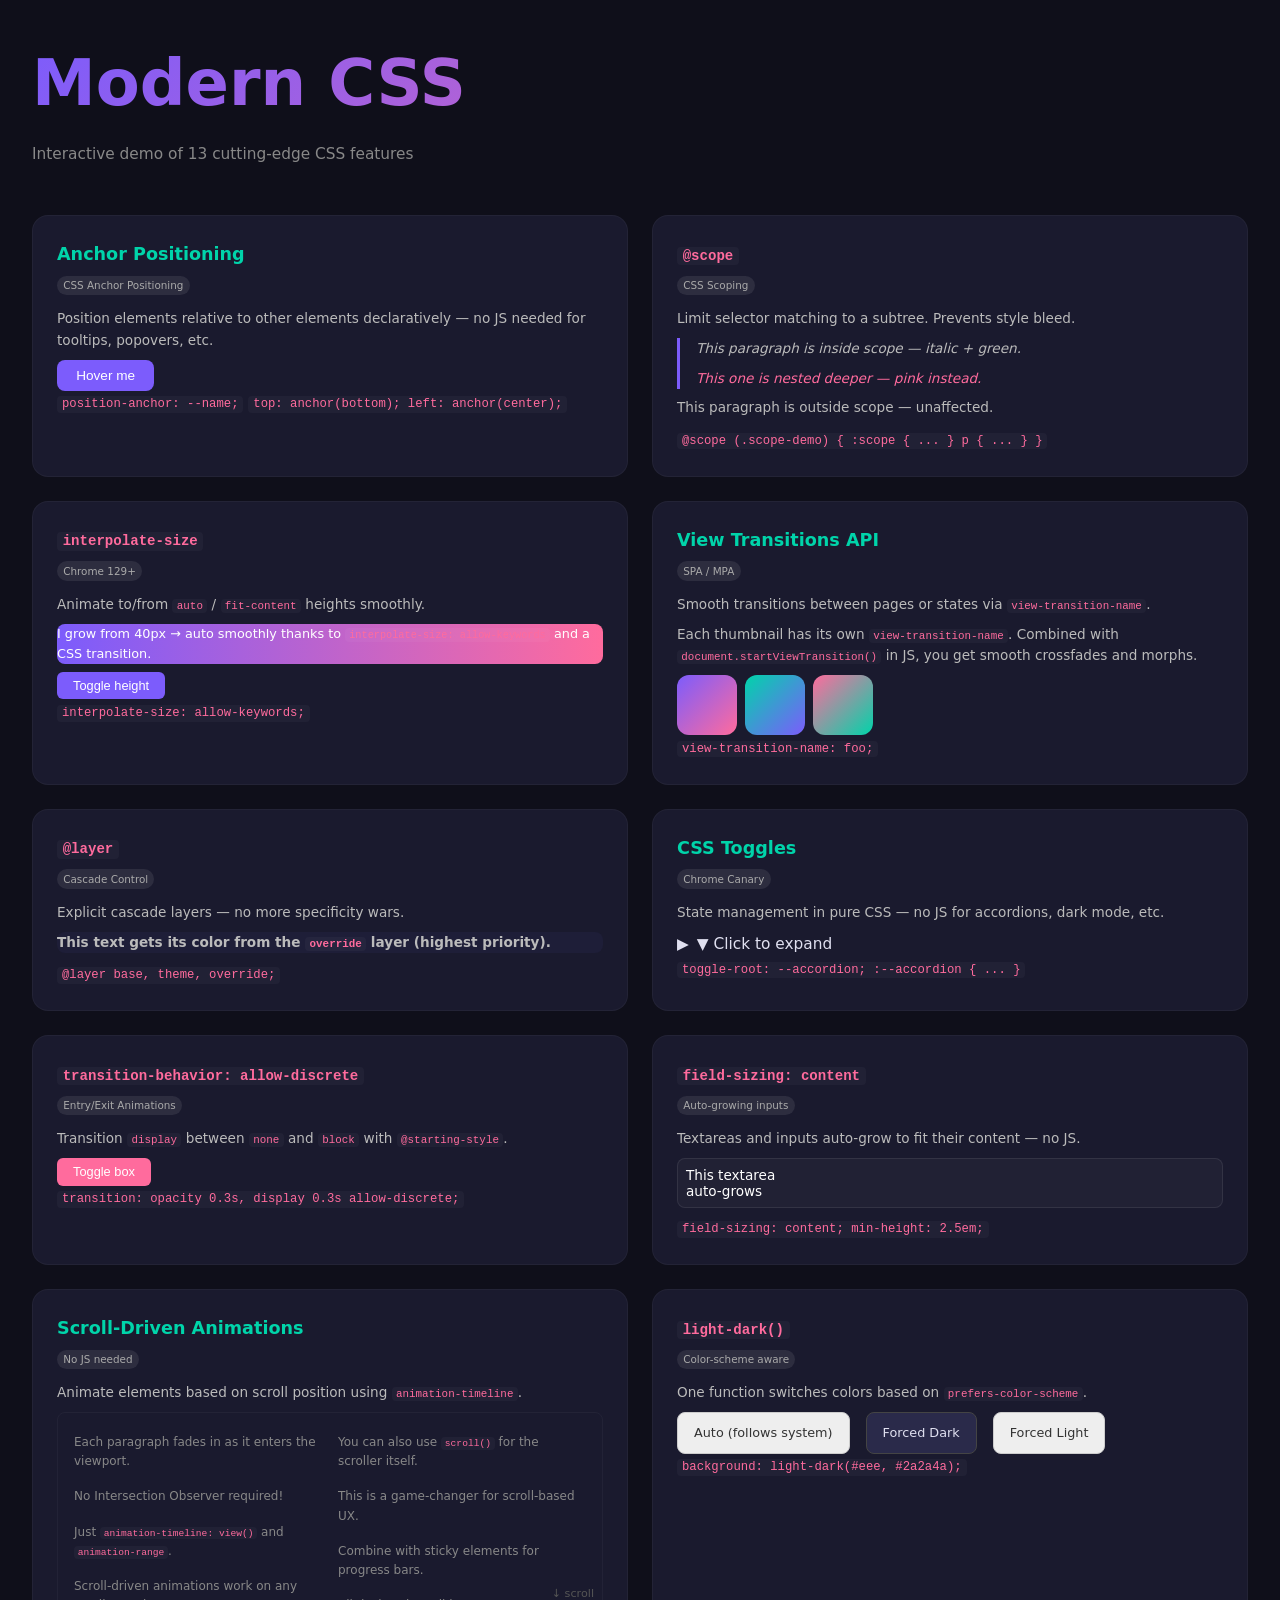
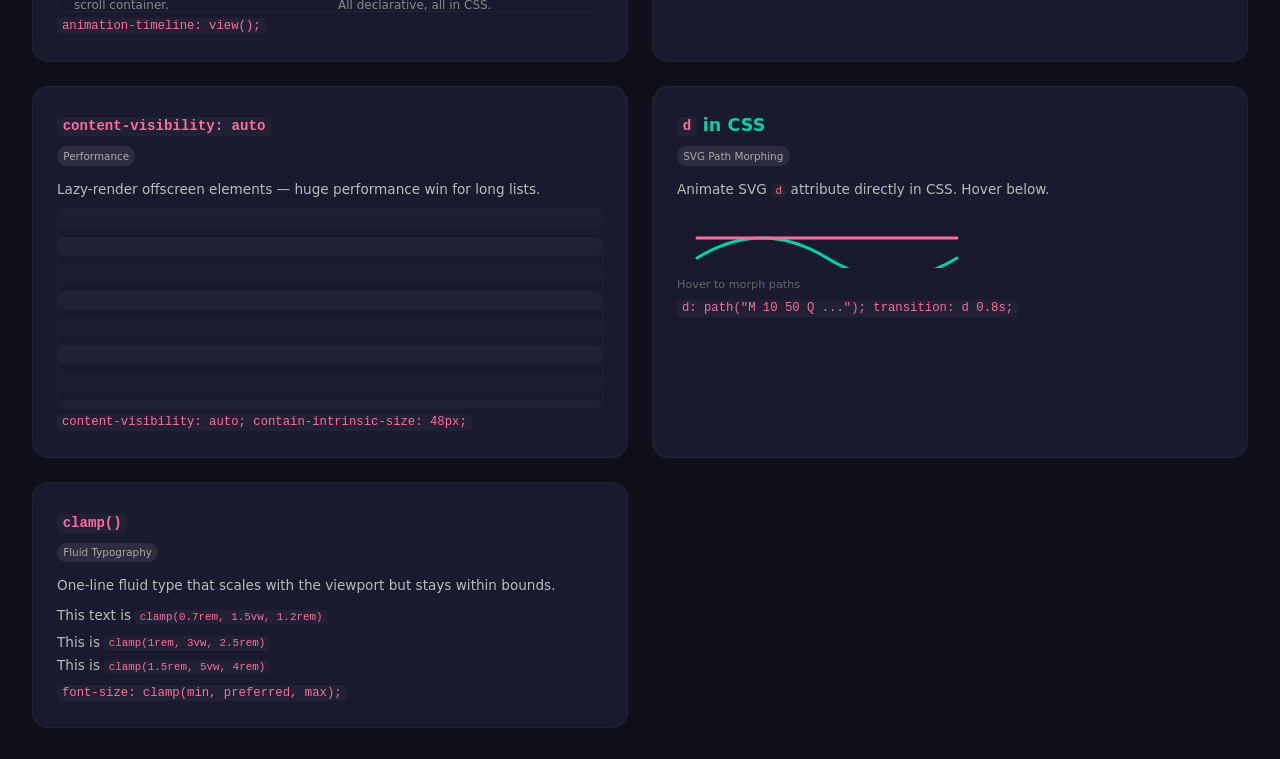
<file: css-features.html>
<!DOCTYPE html>
<html lang="en">
<head>
<meta charset="UTF-8">
<meta name="viewport" content="width=device-width, initial-scale=1.0">
<title>Modern CSS Features Demo</title>
<style>
  *, *::before, *::after { box-sizing: border-box; margin: 0; padding: 0; }

  :root {
    --bg: #0f0f1a;
    --surface: #1a1a2e;
    --text: #e0e0f0;
    --accent: #7c5cfc;
    --accent2: #ff6b9d;
    --accent3: #00d4aa;
  }

  body {
    font-family: system-ui, -apple-system, sans-serif;
    background: var(--bg);
    color: var(--text);
    font-size: clamp(14px, 1.2vw, 18px);
    line-height: 1.6;
    padding: 2rem;
    min-height: 100vh;
  }

  h1 { font-size: clamp(2rem, 5vw, 4rem); margin-bottom: 0.5rem; background: linear-gradient(135deg, var(--accent), var(--accent2)); -webkit-background-clip: text; -webkit-text-fill-color: transparent; }
  .subtitle { color: #888; margin-bottom: 3rem; }

  .grid {
    display: grid;
    grid-template-columns: repeat(auto-fill, minmax(min(100%, 500px), 1fr));
    gap: 1.5rem;
  }

  .card {
    background: var(--surface);
    border-radius: 16px;
    padding: 1.5rem;
    border: 1px solid #ffffff0a;
    position: relative;
  }

  .card h2 {
    font-size: 1.1rem;
    margin-bottom: 0.25rem;
    color: var(--accent3);
  }

  .card .badge {
    display: inline-block;
    font-size: 0.65rem;
    padding: 0.15em 0.6em;
    border-radius: 99px;
    background: #ffffff15;
    color: #aaa;
    margin-bottom: 0.8rem;
    font-weight: 500;
  }

  .card p, .card li { font-size: 0.85rem; color: #bbb; margin-bottom: 0.5rem; }
  .card code { background: #ffffff08; padding: 0.1em 0.4em; border-radius: 4px; font-size: 0.8em; color: var(--accent2); }

  /* =========================================================
     1. ANCHOR POSITIONING
  ========================================================= */
  .anchor-demo {
    position: relative;
    display: flex;
    gap: 2rem;
    align-items: center;
    flex-wrap: wrap;
  }

  .anchor-btn {
    anchor-name: --my-anchor;
    background: var(--accent);
    border: none;
    color: #fff;
    padding: 0.5rem 1.2rem;
    border-radius: 8px;
    cursor: pointer;
    font-size: 0.85rem;
  }

  .anchor-target {
    position: absolute;
    position-anchor: --my-anchor;
    top: anchor(bottom);
    left: anchor(center);
    translate: -50% 8px;
    background: #2a2a4a;
    color: #fff;
    padding: 0.5rem 1rem;
    border-radius: 8px;
    font-size: 0.8rem;
    white-space: nowrap;
    box-shadow: 0 8px 30px #00000066;
    display: none;
  }

  .anchor-demo:hover .anchor-target {
    display: block;
  }

  /* =========================================================
     2. @SCOPE
  ========================================================= */
  @scope (.scope-demo) {
    :scope {
      border-left: 3px solid var(--accent);
      padding-left: 1rem;
    }
    p { color: var(--accent3); font-style: italic; }
    .scope-inner p { color: var(--accent2); }
  }

  /* p outside scope stays normal */
  .scope-outside { color: #666; font-size: 0.8rem; }

  /* =========================================================
     3. INTERPOLATE-SIZE / CALC-SIZE (Chrome 129+)
  ========================================================= */
  .interpolate-demo {
    display: flex;
    flex-direction: column;
    gap: 0.5rem;
  }

  .interpolate-box {
    interpolate-size: allow-keywords;
    height: 40px;
    overflow: hidden;
    background: linear-gradient(90deg, var(--accent), var(--accent2));
    border-radius: 8px;
    transition: height 0.4s ease;
  }

  .interpolate-box.expanded {
    height: auto;
    padding: 1rem;
  }

  .interpolate-box p { color: #fff; font-size: 0.8rem; margin: 0; }

  .interpolate-toggle {
    background: var(--accent);
    border: none;
    color: #fff;
    padding: 0.4rem 1rem;
    border-radius: 6px;
    cursor: pointer;
    font-size: 0.8rem;
    align-self: flex-start;
  }

  /* =========================================================
     4. VIEW TRANSITIONS API
  ========================================================= */
  .vt-gallery {
    display: flex;
    gap: 0.5rem;
    flex-wrap: wrap;
  }
  .vt-thumb {
    view-transition-name: var(--vt-name);
    width: 60px;
    height: 60px;
    border-radius: 12px;
    object-fit: cover;
    cursor: pointer;
    transition: transform 0.2s;
  }
  .vt-thumb:hover { transform: scale(1.1); }

  /* =========================================================
     5. @LAYER
  ========================================================= */
  @layer base, theme, override;

  @layer base {
    .layer-demo { padding: 0.8rem; border-radius: 8px; }
    .layer-demo p { color: #aaa; }
  }

  @layer theme {
    .layer-demo { background: #1e1e38; }
  }

  @layer override {
    .layer-demo p { color: var(--accent3); font-weight: 600; }
  }

  /* =========================================================
     6. CSS TOGGLES (Chrome Canary)
  ========================================================= */
  .toggle-demo {
    toggle-root: var(--accordion);
  }

  .toggle-header {
    cursor: pointer;
    user-select: none;
    display: flex;
    align-items: center;
    gap: 0.5rem;
  }

  .toggle-header::before {
    content: "▶";
    display: inline-block;
    transition: rotate 0.2s;
  }

  .toggle-content {
    display: none;
    padding-top: 0.5rem;
    font-size: 0.8rem;
    color: #999;
  }

  .toggle-demo:--accordion .toggle-header::before {
    rotate: 90deg;
  }

  .toggle-demo:--accordion .toggle-content {
    display: block;
  }

  /* =========================================================
     7. TRANSITION-BEHAVIOR: ALLOW-DISCRETE
  ========================================================= */
  .discrete-demo {
    display: flex;
    flex-direction: column;
    gap: 0.5rem;
  }

  .discrete-target {
    display: none;
    opacity: 0;
    transition: opacity 0.3s, display 0.3s allow-discrete;
    background: #2a2a4a;
    padding: 0.8rem;
    border-radius: 8px;
    font-size: 0.8rem;

    @starting-style {
      opacity: 0;
    }
  }

  .discrete-target.visible {
    display: block;
    opacity: 1;
  }

  .discrete-btn {
    background: var(--accent2);
    border: none;
    color: #fff;
    padding: 0.4rem 1rem;
    border-radius: 6px;
    cursor: pointer;
    font-size: 0.8rem;
    align-self: flex-start;
  }

  /* =========================================================
     8. FIELD-SIZING: CONTENT
  ========================================================= */
  .field-sizing-demo textarea {
    field-sizing: content;
    min-height: 2.5em;
    width: 100%;
    background: #ffffff08;
    border: 1px solid #ffffff15;
    border-radius: 8px;
    color: #fff;
    padding: 0.5rem;
    font-family: inherit;
    font-size: 0.85rem;
    resize: none;
  }

  .field-sizing-demo textarea:focus {
    outline: none;
    border-color: var(--accent);
  }

  /* =========================================================
     9. SCROLL-DRIVEN ANIMATIONS
  ========================================================= */
  .scroll-container {
    height: 200px;
    overflow-y: auto;
    border-radius: 8px;
    border: 1px solid #ffffff0a;
    scroll-timeline: --scroller;
    position: relative;
  }

  .scroll-content {
    padding: 1rem;
    column-count: 2;
    column-gap: 1rem;
  }

  .scroll-content p {
    font-size: 0.75rem;
    color: #888;
    margin-bottom: 1rem;
    break-inside: avoid;
  }

  .scroll-progress {
    height: 4px;
    background: var(--accent);
    width: 0;
    position: sticky;
    top: 0;
    z-index: 1;
    animation: scroll-grow linear;
    animation-timeline: --scroller;
  }

  @keyframes scroll-grow {
    from { width: 0; }
    to { width: 100%; }
  }

  .scroll-indicator {
    position: absolute;
    bottom: 0.5rem;
    right: 0.5rem;
    font-size: 0.7rem;
    color: #555;
  }

  @keyframes fade-in-up {
    from { opacity: 0; translate: 0 20px; }
    to { opacity: 1; translate: 0; }
  }

  .scroll-content p {
    animation: fade-in-up linear both;
    animation-timeline: view();
    animation-range: entry 0% entry 100%;
  }

  /* =========================================================
     10. LIGHT-DARK()
  ========================================================= */
  .lightdark-demo {
    display: flex;
    gap: 1rem;
    align-items: center;
    flex-wrap: wrap;
  }

  .lightdark-card {
    color-scheme: light dark;
    background: light-dark(#eee, #2a2a4a);
    color: light-dark(#333, #e0e0f0);
    padding: 0.6rem 1rem;
    border-radius: 8px;
    font-size: 0.8rem;
    border: 1px solid light-dark(#ccc, #444);
  }

  .lightdark-card.dark-toggle {
    color-scheme: dark;
  }

  .lightdark-card.light-toggle {
    color-scheme: light;
  }

  /* =========================================================
     11. CONTENT-VISIBILITY: AUTO
  ========================================================= */
  .cv-container {
    display: flex;
    flex-direction: column;
    gap: 0.5rem;
    max-height: 200px;
    overflow-y: auto;
    border-radius: 8px;
    border: 1px solid #ffffff0a;
  }

  .cv-item {
    content-visibility: auto;
    contain-intrinsic-size: 48px;
    background: #ffffff08;
    padding: 0.6rem 1rem;
    border-radius: 6px;
    font-size: 0.8rem;
    color: #999;
  }

  .cv-item:nth-child(odd) { background: #ffffff04; }

  /* =========================================================
     12. D IN CSS — SVG PATH ANIMATION
  ========================================================= */
  .svg-demo {
    display: flex;
    flex-direction: column;
    align-items: flex-start;
    gap: 0.5rem;
  }

  .svg-demo svg {
    width: 100%;
    max-width: 300px;
    height: 60px;
  }

  .morphing-path {
    d: path("M 10 50 Q 75 10 140 50 T 270 50");
    fill: none;
    stroke: var(--accent3);
    stroke-width: 3;
    stroke-linecap: round;
    transition: d 0.8s ease;
  }

  .svg-demo:hover .morphing-path {
    d: path("M 10 50 Q 75 90 140 50 T 270 50");
  }

  .morphing-path-2 {
    d: path("M 10 30 L 140 30 L 270 30");
    fill: none;
    stroke: var(--accent2);
    stroke-width: 3;
    stroke-linecap: round;
    transition: d 0.6s ease;
  }

  .svg-demo:hover .morphing-path-2 {
    d: path("M 10 30 Q 75 50 140 10 T 270 30");
  }

  .svg-label {
    font-size: 0.7rem;
    color: #666;
  }

  /* =========================================================
     13. CLAMP — fluid typography
  ========================================================= */
  .clamp-demo p {
    margin-bottom: 0.3rem;
  }
  .clamp-small { font-size: clamp(0.7rem, 1.5vw, 1.2rem); }
  .clamp-med { font-size: clamp(1rem, 3vw, 2.5rem); }
  .clamp-large { font-size: clamp(1.5rem, 5vw, 4rem); line-height: 1.1; }
</style>
</head>
<body>

<h1>Modern CSS</h1>
<p class="subtitle">Interactive demo of 13 cutting-edge CSS features</p>

<div class="grid">

  <!-- 1. Anchor Positioning -->
  <div class="card">
    <h2>Anchor Positioning</h2>
    <div class="badge">CSS Anchor Positioning</div>
    <p>Position elements relative to other elements declaratively — no JS needed for tooltips, popovers, etc.</p>
    <div class="anchor-demo">
      <button class="anchor-btn" style="anchor-name:--my-anchor">Hover me</button>
      <div class="anchor-target">I'm positioned relative to the button!</div>
    </div>
    <code>position-anchor: --name;</code>
    <code>top: anchor(bottom); left: anchor(center);</code>
  </div>

  <!-- 2. @scope -->
  <div class="card">
    <h2><code>@scope</code></h2>
    <div class="badge">CSS Scoping</div>
    <p>Limit selector matching to a subtree. Prevents style bleed.</p>
    <div class="scope-demo">
      <p>This paragraph is inside scope — italic + green.</p>
      <div class="scope-inner">
        <p>This one is nested deeper — pink instead.</p>
      </div>
    </div>
    <p class="scope-outside">This paragraph is outside scope — unaffected.</p>
    <code>@scope (.scope-demo) { :scope { ... } p { ... } }</code>
  </div>

  <!-- 3. Interpolate-size / calc-size -->
  <div class="card">
    <h2><code>interpolate-size</code></h2>
    <div class="badge">Chrome 129+</div>
    <p>Animate to/from <code>auto</code> / <code>fit-content</code> heights smoothly.</p>
    <div class="interpolate-demo">
      <div class="interpolate-box" id="interpBox">
        <p>I grow from 40px → auto smoothly thanks to <code>interpolate-size: allow-keywords</code> and a CSS transition.</p>
      </div>
      <button class="interpolate-toggle" onclick="document.getElementById('interpBox').classList.toggle('expanded')">Toggle height</button>
    </div>
    <code>interpolate-size: allow-keywords;</code>
  </div>

  <!-- 4. View Transitions API -->
  <div class="card">
    <h2>View Transitions API</h2>
    <div class="badge">SPA / MPA</div>
    <p>Smooth transitions between pages or states via <code>view-transition-name</code>.</p>
    <p>Each thumbnail has its own <code>view-transition-name</code>. Combined with <code>document.startViewTransition()</code> in JS, you get smooth crossfades and morphs.</p>
    <div class="vt-gallery">
      <div class="vt-thumb" style="--vt-name:vt-1;background:linear-gradient(135deg,#7c5cfc,#ff6b9d)"></div>
      <div class="vt-thumb" style="--vt-name:vt-2;background:linear-gradient(135deg,#00d4aa,#7c5cfc)"></div>
      <div class="vt-thumb" style="--vt-name:vt-3;background:linear-gradient(135deg,#ff6b9d,#00d4aa)"></div>
    </div>
    <code>view-transition-name: foo;</code>
  </div>

  <!-- 5. @layer -->
  <div class="card">
    <h2><code>@layer</code></h2>
    <div class="badge">Cascade Control</div>
    <p>Explicit cascade layers — no more specificity wars.</p>
    <div class="layer-demo">
      <p>This text gets its color from the <code>override</code> layer (highest priority).</p>
    </div>
    <code>@layer base, theme, override;</code>
  </div>

  <!-- 6. CSS Toggles -->
  <div class="card">
    <h2>CSS Toggles</h2>
    <div class="badge">Chrome Canary</div>
    <p>State management in pure CSS — no JS for accordions, dark mode, etc.</p>
    <div class="toggle-demo">
      <div class="toggle-header">▼ Click to expand</div>
      <div class="toggle-content">This content is toggled entirely with CSS! Uses <code>toggle-root</code> and <code>:--toggle</code> pseudo-class.</div>
    </div>
    <code>toggle-root: --accordion; :--accordion { ... }</code>
  </div>

  <!-- 7. Transition-behavior: allow-discrete -->
  <div class="card">
    <h2><code>transition-behavior: allow-discrete</code></h2>
    <div class="badge">Entry/Exit Animations</div>
    <p>Transition <code>display</code> between <code>none</code> and <code>block</code> with <code>@starting-style</code>.</p>
    <div class="discrete-demo">
      <button class="discrete-btn" onclick="this.nextElementSibling.classList.toggle('visible')">Toggle box</button>
      <div class="discrete-target">I fade in/out while toggling display!</div>
    </div>
    <code>transition: opacity 0.3s, display 0.3s allow-discrete;</code>
  </div>

  <!-- 8. Field-sizing: content -->
  <div class="card">
    <h2><code>field-sizing: content</code></h2>
    <div class="badge">Auto-growing inputs</div>
    <p>Textareas and inputs auto-grow to fit their content — no JS.</p>
    <div class="field-sizing-demo">
      <textarea placeholder="Type here — I grow as you type...">This textarea
auto-grows</textarea>
    </div>
    <code>field-sizing: content; min-height: 2.5em;</code>
  </div>

  <!-- 9. Scroll-driven animations -->
  <div class="card">
    <h2>Scroll-Driven Animations</h2>
    <div class="badge">No JS needed</div>
    <p>Animate elements based on scroll position using <code>animation-timeline</code>.</p>
    <div class="scroll-container">
      <div class="scroll-progress"></div>
      <div class="scroll-content">
        <p>Each paragraph fades in as it enters the viewport.</p>
        <p>No Intersection Observer required!</p>
        <p>Just <code>animation-timeline: view()</code> and <code>animation-range</code>.</p>
        <p>Scroll-driven animations work on any scroll container.</p>
        <p>You can also use <code>scroll()</code> for the scroller itself.</p>
        <p>This is a game-changer for scroll-based UX.</p>
        <p>Combine with sticky elements for progress bars.</p>
        <p>All declarative, all in CSS.</p>
      </div>
      <span class="scroll-indicator">↓ scroll</span>
    </div>
    <code>animation-timeline: view();</code>
  </div>

  <!-- 10. light-dark() -->
  <div class="card">
    <h2><code>light-dark()</code></h2>
    <div class="badge">Color-scheme aware</div>
    <p>One function switches colors based on <code>prefers-color-scheme</code>.</p>
    <div class="lightdark-demo">
      <div class="lightdark-card">Auto (follows system)</div>
      <div class="lightdark-card dark-toggle">Forced Dark</div>
      <div class="lightdark-card light-toggle">Forced Light</div>
    </div>
    <code>background: light-dark(#eee, #2a2a4a);</code>
  </div>

  <!-- 11. Content-visibility: auto -->
  <div class="card">
    <h2><code>content-visibility: auto</code></h2>
    <div class="badge">Performance</div>
    <p>Lazy-render offscreen elements — huge performance win for long lists.</p>
    <div class="cv-container">
      <div class="cv-item">Item 01 — lazy rendered</div>
      <div class="cv-item">Item 02 — lazy rendered</div>
      <div class="cv-item">Item 03 — lazy rendered</div>
      <div class="cv-item">Item 04 — lazy rendered</div>
      <div class="cv-item">Item 05 — lazy rendered</div>
      <div class="cv-item">Item 06 — lazy rendered</div>
      <div class="cv-item">Item 07 — lazy rendered</div>
      <div class="cv-item">Item 08 — lazy rendered</div>
      <div class="cv-item">Item 09 — lazy rendered</div>
      <div class="cv-item">Item 10 — lazy rendered</div>
    </div>
    <code>content-visibility: auto; contain-intrinsic-size: 48px;</code>
  </div>

  <!-- 12. D in CSS (SVG path animation) -->
  <div class="card">
    <h2><code>d</code> in CSS</h2>
    <div class="badge">SVG Path Morphing</div>
    <p>Animate SVG <code>d</code> attribute directly in CSS. Hover below.</p>
    <div class="svg-demo">
      <svg viewBox="0 0 280 60">
        <path class="morphing-path" />
        <path class="morphing-path-2" />
      </svg>
      <span class="svg-label">Hover to morph paths</span>
    </div>
    <code>d: path("M 10 50 Q ..."); transition: d 0.8s;</code>
  </div>

  <!-- 13. Clamp -->
  <div class="card">
    <h2><code>clamp()</code></h2>
    <div class="badge">Fluid Typography</div>
    <p>One-line fluid type that scales with the viewport but stays within bounds.</p>
    <div class="clamp-demo">
      <p class="clamp-small">This text is <code>clamp(0.7rem, 1.5vw, 1.2rem)</code></p>
      <p class="clamp-med">This is <code>clamp(1rem, 3vw, 2.5rem)</code></p>
      <p class="clamp-large">This is <code>clamp(1.5rem, 5vw, 4rem)</code></p>
    </div>
    <code>font-size: clamp(min, preferred, max);</code>
  </div>

</div>

</body>
</html>
</file>
